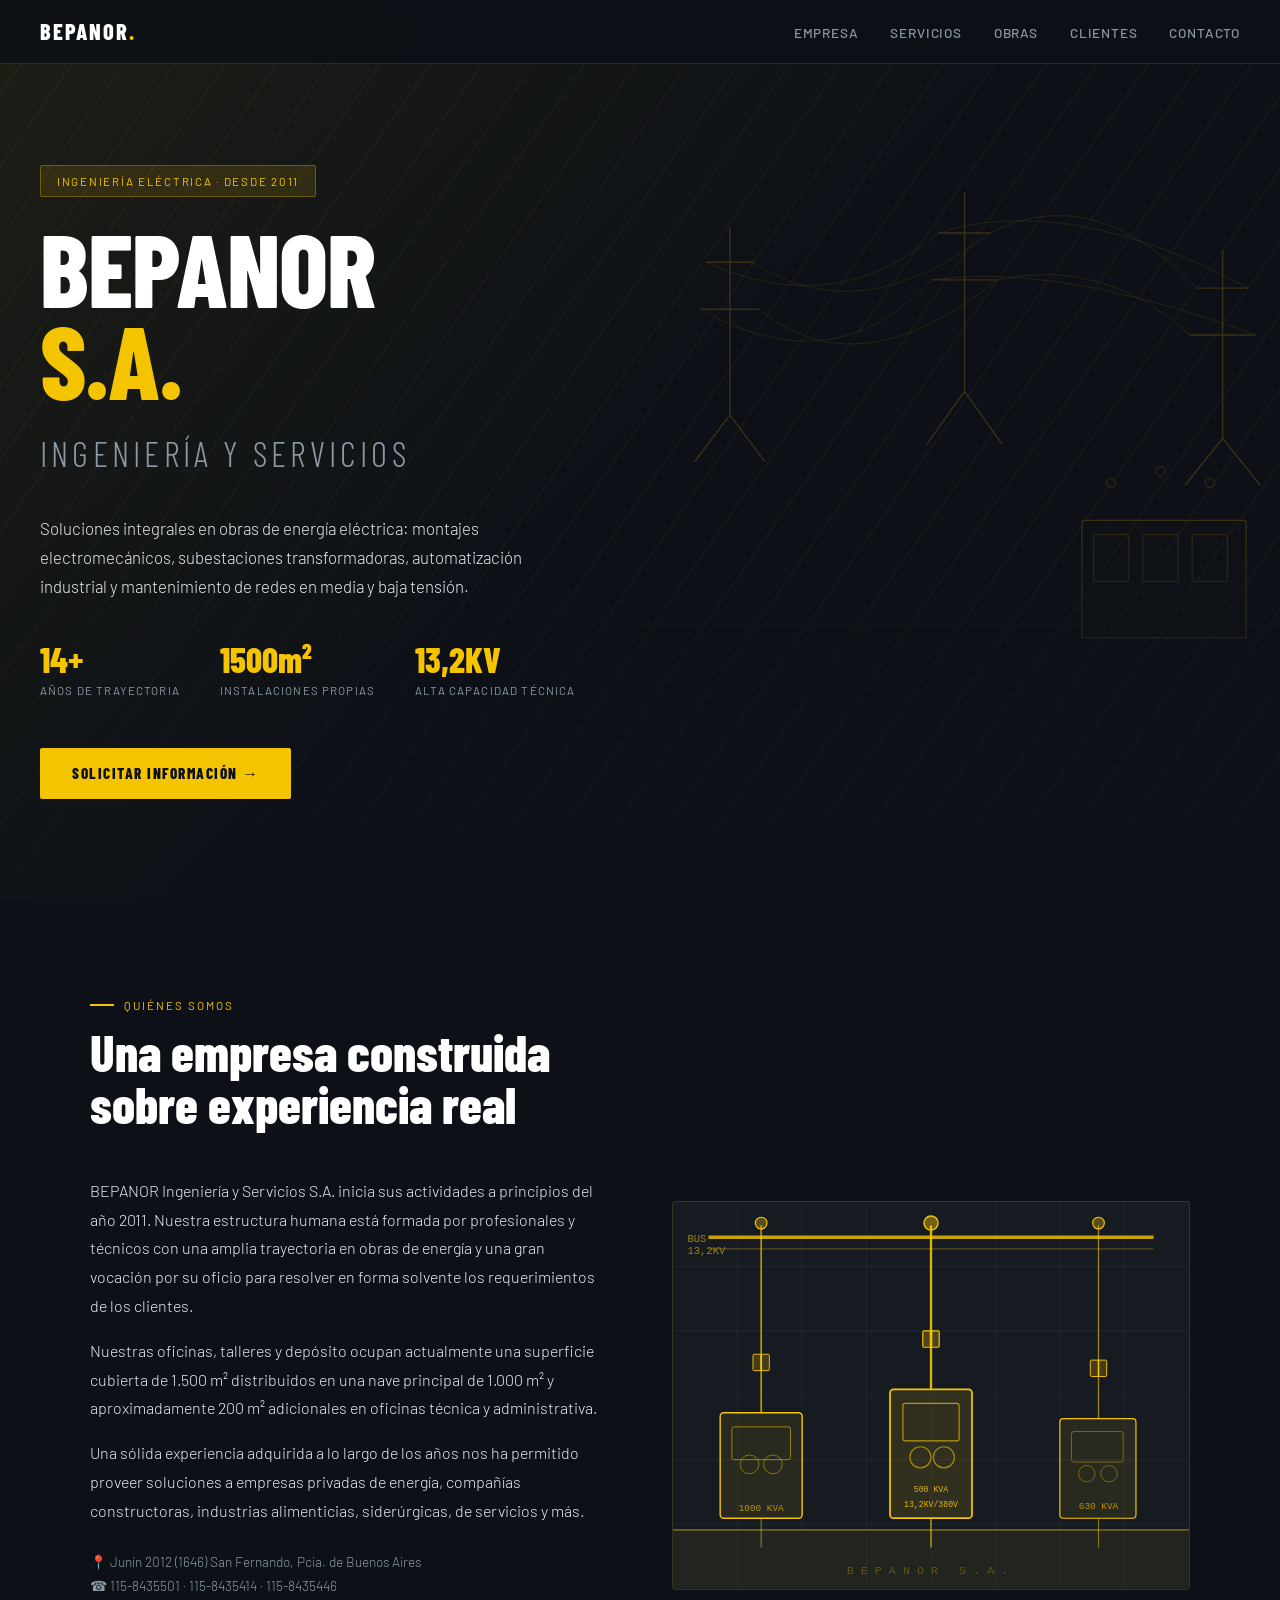
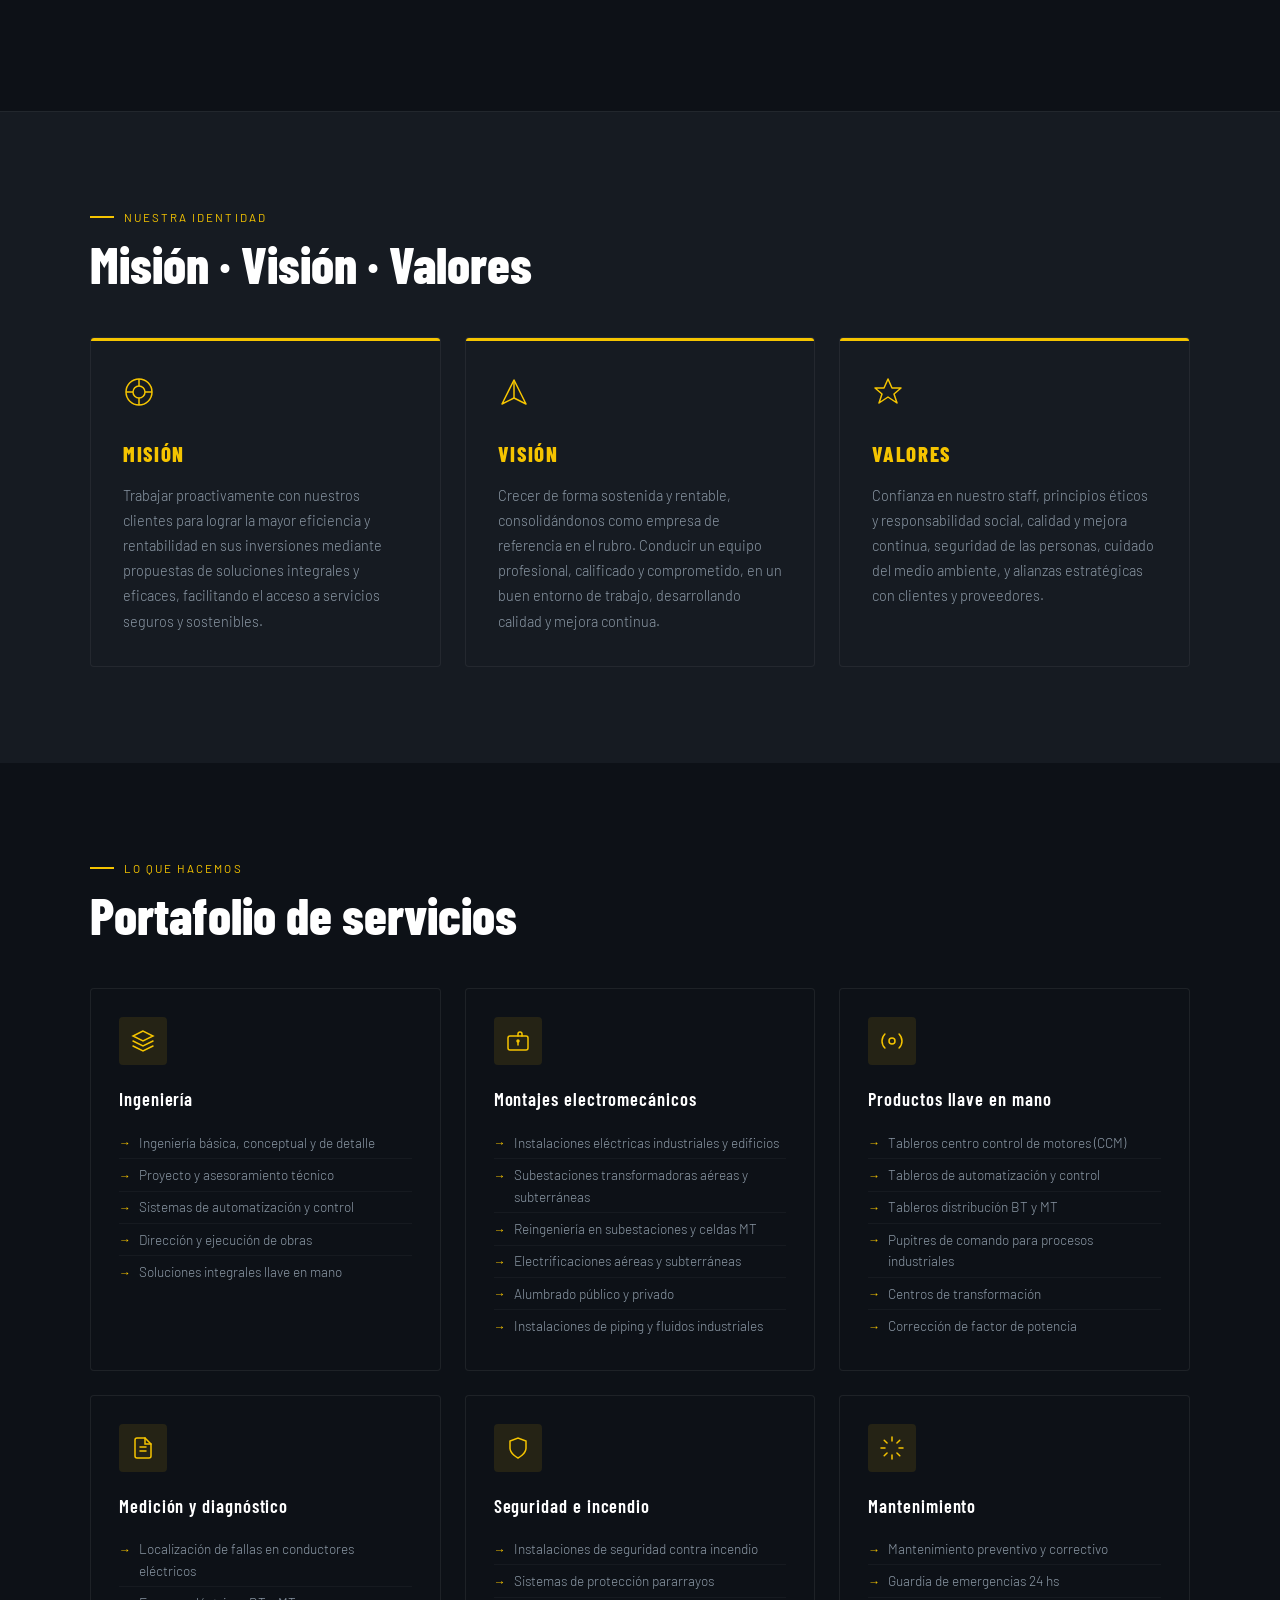
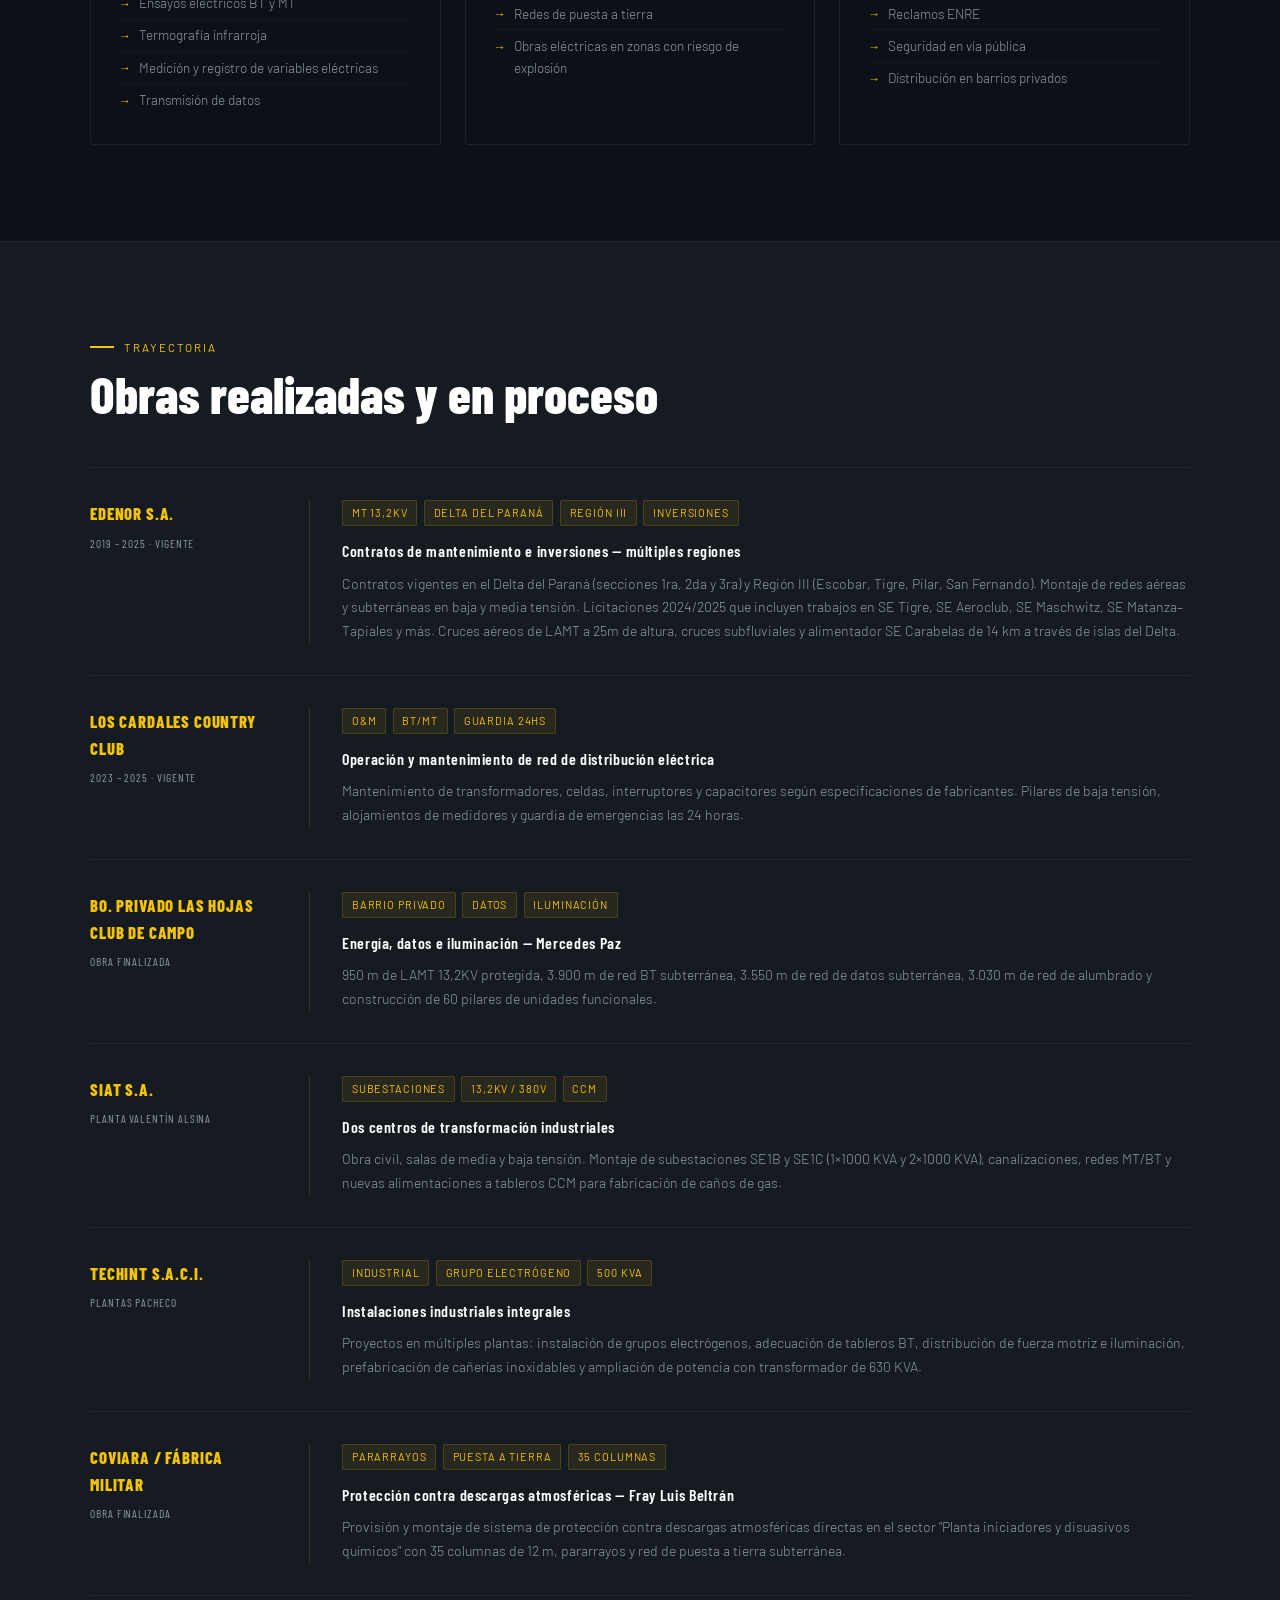
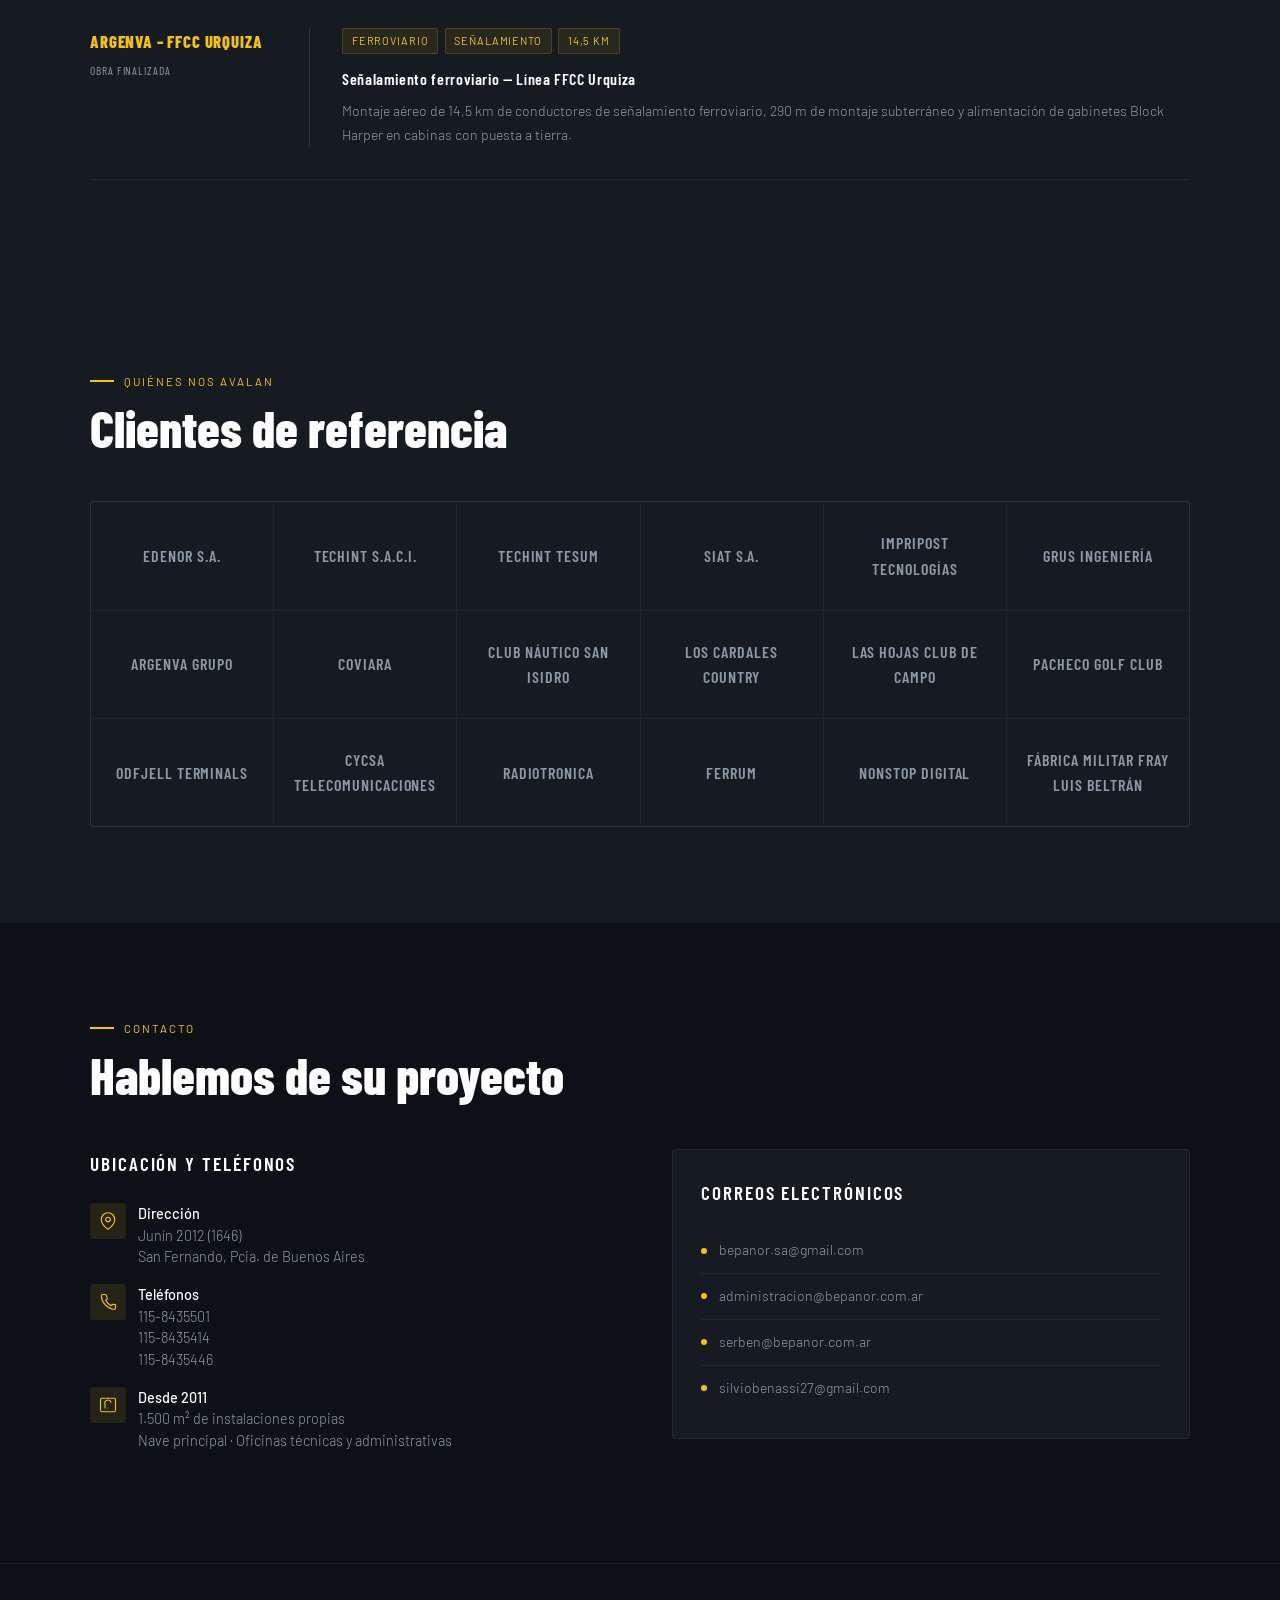
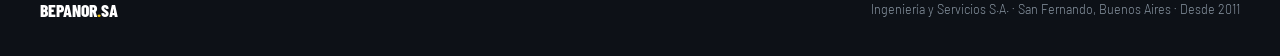
<file: bepanor-website.html>
<!DOCTYPE html>
<html lang="es">
<head>
<meta charset="UTF-8">
<meta name="viewport" content="width=device-width, initial-scale=1.0">
<title>BEPANOR S.A. — Ingeniería y Servicios</title>
<link href="https://fonts.googleapis.com/css2?family=Barlow+Condensed:wght@300;600;800&family=Barlow:wght@300;400;500&display=swap" rel="stylesheet">
<style>
  *, *::before, *::after { box-sizing: border-box; margin: 0; padding: 0; }

  :root {
    --yellow: #F5C400;
    --dark: #0D1117;
    --dark2: #161B22;
    --dark3: #1C2333;
    --steel: #8B98A5;
    --light: #E8ECF0;
    --white: #FFFFFF;
    --accent: #F5C400;
    --green: #1DA462;
  }

  body {
    font-family: 'Barlow', sans-serif;
    background: var(--dark);
    color: var(--light);
    line-height: 1.6;
    overflow-x: hidden;
  }

  /* NAV */
  nav {
    position: fixed;
    top: 0; left: 0; right: 0;
    z-index: 100;
    background: rgba(13,17,23,0.92);
    backdrop-filter: blur(12px);
    border-bottom: 1px solid rgba(245,196,0,0.15);
    display: flex;
    align-items: center;
    justify-content: space-between;
    padding: 0 2.5rem;
    height: 64px;
  }

  .nav-logo {
    font-family: 'Barlow Condensed', sans-serif;
    font-weight: 800;
    font-size: 1.4rem;
    letter-spacing: 0.08em;
    color: var(--white);
  }
  .nav-logo span { color: var(--yellow); }

  .nav-links {
    display: flex;
    gap: 2rem;
    list-style: none;
  }
  .nav-links a {
    color: var(--steel);
    text-decoration: none;
    font-size: 0.85rem;
    font-weight: 500;
    letter-spacing: 0.06em;
    text-transform: uppercase;
    transition: color 0.2s;
  }
  .nav-links a:hover { color: var(--yellow); }

  /* HERO */
  .hero {
    min-height: 100vh;
    display: flex;
    align-items: center;
    position: relative;
    overflow: hidden;
    padding: 8rem 2.5rem 4rem;
  }

  .hero-bg {
    position: absolute;
    inset: 0;
    background:
      linear-gradient(135deg, rgba(245,196,0,0.07) 0%, transparent 50%),
      linear-gradient(to bottom, rgba(13,17,23,0) 60%, var(--dark) 100%);
    z-index: 1;
  }

  /* Diagonal stripe pattern */
  .hero-pattern {
    position: absolute;
    inset: 0;
    background-image: repeating-linear-gradient(
      -55deg,
      transparent,
      transparent 40px,
      rgba(245,196,0,0.03) 40px,
      rgba(245,196,0,0.03) 42px
    );
    z-index: 0;
  }

  /* Big circuit-board decorative lines */
  .hero-deco {
    position: absolute;
    right: -60px;
    top: 10%;
    width: 55%;
    height: 80%;
    z-index: 0;
    opacity: 0.18;
  }

  .hero-content {
    position: relative;
    z-index: 2;
    max-width: 700px;
  }

  .hero-badge {
    display: inline-block;
    background: rgba(245,196,0,0.12);
    border: 1px solid rgba(245,196,0,0.3);
    color: var(--yellow);
    font-size: 0.72rem;
    letter-spacing: 0.15em;
    text-transform: uppercase;
    padding: 0.35rem 1rem;
    border-radius: 2px;
    margin-bottom: 1.5rem;
  }

  .hero h1 {
    font-family: 'Barlow Condensed', sans-serif;
    font-weight: 800;
    font-size: clamp(3rem, 8vw, 6.5rem);
    line-height: 0.9;
    letter-spacing: -0.01em;
    color: var(--white);
    margin-bottom: 0.2em;
  }
  .hero h1 .accent { color: var(--yellow); }

  .hero-sub {
    font-family: 'Barlow Condensed', sans-serif;
    font-weight: 300;
    font-size: clamp(1.4rem, 3vw, 2.2rem);
    color: var(--steel);
    letter-spacing: 0.12em;
    text-transform: uppercase;
    margin-bottom: 2rem;
  }

  .hero-desc {
    font-size: 1.05rem;
    font-weight: 300;
    color: var(--light);
    max-width: 520px;
    margin-bottom: 2.5rem;
    line-height: 1.75;
  }

  .hero-stats {
    display: flex;
    gap: 2.5rem;
    margin-bottom: 3rem;
  }
  .stat-item { text-align: left; }
  .stat-num {
    font-family: 'Barlow Condensed', sans-serif;
    font-weight: 800;
    font-size: 2.2rem;
    color: var(--yellow);
    line-height: 1;
  }
  .stat-label {
    font-size: 0.72rem;
    text-transform: uppercase;
    letter-spacing: 0.1em;
    color: var(--steel);
    margin-top: 0.25rem;
  }

  .hero-cta {
    display: inline-flex;
    align-items: center;
    gap: 0.6rem;
    background: var(--yellow);
    color: var(--dark);
    font-family: 'Barlow Condensed', sans-serif;
    font-weight: 800;
    font-size: 0.95rem;
    letter-spacing: 0.1em;
    text-transform: uppercase;
    text-decoration: none;
    padding: 0.85rem 2rem;
    border-radius: 2px;
    transition: background 0.2s, transform 0.15s;
  }
  .hero-cta:hover { background: #FFD933; transform: translateY(-2px); }

  /* SECTIONS */
  section { padding: 6rem 2.5rem; }
  .section-inner { max-width: 1100px; margin: 0 auto; }

  .section-tag {
    font-size: 0.72rem;
    text-transform: uppercase;
    letter-spacing: 0.18em;
    color: var(--yellow);
    margin-bottom: 0.75rem;
    display: flex;
    align-items: center;
    gap: 0.6rem;
  }
  .section-tag::before {
    content: '';
    display: inline-block;
    width: 24px;
    height: 2px;
    background: var(--yellow);
  }

  .section-title {
    font-family: 'Barlow Condensed', sans-serif;
    font-weight: 800;
    font-size: clamp(2rem, 5vw, 3.2rem);
    color: var(--white);
    line-height: 1;
    margin-bottom: 1rem;
  }

  /* QUIÉNES SOMOS */
  .about-grid {
    display: grid;
    grid-template-columns: 1fr 1fr;
    gap: 4rem;
    align-items: center;
    margin-top: 3rem;
  }

  .about-text p {
    font-weight: 300;
    font-size: 1rem;
    color: var(--light);
    line-height: 1.8;
    margin-bottom: 1rem;
  }

  .about-visual {
    position: relative;
  }

  /* Stylized building/infrastructure SVG */
  .about-img-box {
    background: var(--dark2);
    border: 1px solid rgba(245,196,0,0.15);
    border-radius: 4px;
    overflow: hidden;
    aspect-ratio: 4/3;
    position: relative;
    display: flex;
    align-items: center;
    justify-content: center;
  }

  /* MISSION / VISION / VALORES */
  .mvv-grid {
    display: grid;
    grid-template-columns: repeat(3, 1fr);
    gap: 1.5rem;
    margin-top: 3rem;
  }

  .mvv-card {
    background: var(--dark2);
    border: 1px solid rgba(255,255,255,0.06);
    border-radius: 4px;
    padding: 2rem;
    position: relative;
    overflow: hidden;
    transition: border-color 0.2s, transform 0.2s;
  }
  .mvv-card:hover {
    border-color: rgba(245,196,0,0.3);
    transform: translateY(-4px);
  }
  .mvv-card::before {
    content: '';
    position: absolute;
    top: 0; left: 0; right: 0;
    height: 3px;
    background: var(--yellow);
  }
  .mvv-icon {
    font-size: 2rem;
    margin-bottom: 1rem;
  }
  .mvv-card h3 {
    font-family: 'Barlow Condensed', sans-serif;
    font-weight: 800;
    font-size: 1.3rem;
    color: var(--yellow);
    letter-spacing: 0.08em;
    text-transform: uppercase;
    margin-bottom: 0.75rem;
  }
  .mvv-card p {
    font-weight: 300;
    font-size: 0.9rem;
    color: var(--steel);
    line-height: 1.75;
  }

  /* SERVICES */
  .services-bg {
    background: var(--dark2);
    border-top: 1px solid rgba(255,255,255,0.05);
    border-bottom: 1px solid rgba(255,255,255,0.05);
  }

  .services-grid {
    display: grid;
    grid-template-columns: repeat(auto-fit, minmax(280px, 1fr));
    gap: 1.5rem;
    margin-top: 3rem;
  }

  .service-card {
    background: var(--dark);
    border: 1px solid rgba(255,255,255,0.07);
    border-radius: 4px;
    padding: 1.75rem;
    transition: border-color 0.2s;
  }
  .service-card:hover { border-color: rgba(245,196,0,0.4); }

  .service-icon {
    width: 48px;
    height: 48px;
    background: rgba(245,196,0,0.1);
    border-radius: 4px;
    display: flex;
    align-items: center;
    justify-content: center;
    margin-bottom: 1.25rem;
  }

  .service-card h3 {
    font-family: 'Barlow Condensed', sans-serif;
    font-weight: 600;
    font-size: 1.15rem;
    color: var(--white);
    letter-spacing: 0.05em;
    margin-bottom: 0.75rem;
  }

  .service-list {
    list-style: none;
    padding: 0;
  }
  .service-list li {
    font-size: 0.85rem;
    font-weight: 300;
    color: var(--steel);
    padding: 0.3rem 0;
    border-bottom: 1px solid rgba(255,255,255,0.04);
    display: flex;
    align-items: flex-start;
    gap: 0.5rem;
  }
  .service-list li:last-child { border-bottom: none; }
  .service-list li::before {
    content: '→';
    color: var(--yellow);
    font-size: 0.75rem;
    margin-top: 0.1rem;
    flex-shrink: 0;
  }

  /* PROJECTS — timeline style */
  .projects-list {
    margin-top: 3rem;
    display: flex;
    flex-direction: column;
    gap: 0;
  }

  .project-item {
    display: grid;
    grid-template-columns: 220px 1fr;
    gap: 2rem;
    padding: 2rem 0;
    border-bottom: 1px solid rgba(255,255,255,0.06);
    position: relative;
  }
  .project-item:first-child { border-top: 1px solid rgba(255,255,255,0.06); }

  .project-client {
    font-family: 'Barlow Condensed', sans-serif;
    font-weight: 800;
    font-size: 1.05rem;
    color: var(--yellow);
    letter-spacing: 0.05em;
    text-transform: uppercase;
    padding-right: 2rem;
    border-right: 1px solid rgba(245,196,0,0.15);
  }
  .project-period {
    font-size: 0.72rem;
    color: var(--steel);
    font-weight: 400;
    letter-spacing: 0.08em;
    margin-top: 0.4rem;
    text-transform: uppercase;
  }

  .project-detail h4 {
    font-family: 'Barlow Condensed', sans-serif;
    font-weight: 600;
    font-size: 1rem;
    color: var(--white);
    margin-bottom: 0.5rem;
    letter-spacing: 0.04em;
  }

  .project-tags {
    display: flex;
    flex-wrap: wrap;
    gap: 0.4rem;
    margin-bottom: 0.75rem;
  }
  .tag {
    background: rgba(245,196,0,0.08);
    border: 1px solid rgba(245,196,0,0.18);
    color: var(--yellow);
    font-size: 0.68rem;
    letter-spacing: 0.08em;
    text-transform: uppercase;
    padding: 0.2rem 0.55rem;
    border-radius: 2px;
  }

  .project-desc {
    font-size: 0.875rem;
    font-weight: 300;
    color: var(--steel);
    line-height: 1.7;
  }

  /* CLIENTS */
  .clients-bg { background: var(--dark2); }

  .clients-grid {
    display: grid;
    grid-template-columns: repeat(auto-fill, minmax(160px, 1fr));
    gap: 1px;
    background: rgba(255,255,255,0.05);
    border: 1px solid rgba(255,255,255,0.05);
    margin-top: 3rem;
    border-radius: 4px;
    overflow: hidden;
  }

  .client-cell {
    background: var(--dark2);
    display: flex;
    align-items: center;
    justify-content: center;
    padding: 1.75rem 1rem;
    transition: background 0.2s;
    cursor: default;
  }
  .client-cell:hover { background: var(--dark3); }

  .client-name {
    font-family: 'Barlow Condensed', sans-serif;
    font-weight: 600;
    font-size: 1rem;
    color: var(--steel);
    letter-spacing: 0.06em;
    text-align: center;
    transition: color 0.2s;
    text-transform: uppercase;
  }
  .client-cell:hover .client-name { color: var(--yellow); }

  /* CONTACT */
  .contact-grid {
    display: grid;
    grid-template-columns: 1fr 1fr;
    gap: 4rem;
    margin-top: 3rem;
    align-items: start;
  }

  .contact-info h3 {
    font-family: 'Barlow Condensed', sans-serif;
    font-weight: 600;
    font-size: 1.2rem;
    color: var(--white);
    margin-bottom: 1.5rem;
    text-transform: uppercase;
    letter-spacing: 0.1em;
  }

  .contact-item {
    display: flex;
    align-items: flex-start;
    gap: 0.75rem;
    margin-bottom: 1rem;
  }

  .contact-icon {
    width: 36px;
    height: 36px;
    background: rgba(245,196,0,0.1);
    border-radius: 3px;
    display: flex;
    align-items: center;
    justify-content: center;
    flex-shrink: 0;
  }

  .contact-text {
    font-size: 0.9rem;
    font-weight: 300;
    color: var(--steel);
    line-height: 1.5;
  }
  .contact-text strong { color: var(--white); font-weight: 500; display: block; }

  .contact-emails {
    background: var(--dark2);
    border: 1px solid rgba(255,255,255,0.06);
    border-radius: 4px;
    padding: 1.75rem;
  }
  .contact-emails h3 {
    font-family: 'Barlow Condensed', sans-serif;
    font-weight: 600;
    font-size: 1.2rem;
    color: var(--white);
    text-transform: uppercase;
    letter-spacing: 0.1em;
    margin-bottom: 1.25rem;
  }
  .email-row {
    display: flex;
    align-items: center;
    gap: 0.75rem;
    padding: 0.7rem 0;
    border-bottom: 1px solid rgba(255,255,255,0.05);
  }
  .email-row:last-child { border-bottom: none; }
  .email-dot {
    width: 6px;
    height: 6px;
    border-radius: 50%;
    background: var(--yellow);
    flex-shrink: 0;
  }
  .email-link {
    font-size: 0.875rem;
    font-weight: 300;
    color: var(--steel);
    text-decoration: none;
    transition: color 0.2s;
    word-break: break-all;
  }
  .email-link:hover { color: var(--yellow); }

  /* FOOTER */
  footer {
    background: var(--dark);
    border-top: 1px solid rgba(255,255,255,0.06);
    padding: 2rem 2.5rem;
    display: flex;
    align-items: center;
    justify-content: space-between;
  }
  .footer-logo {
    font-family: 'Barlow Condensed', sans-serif;
    font-weight: 800;
    font-size: 1.1rem;
    color: var(--white);
  }
  .footer-logo span { color: var(--yellow); }
  .footer-text {
    font-size: 0.78rem;
    color: var(--steel);
    font-weight: 300;
  }

  /* DIVIDER */
  .divider {
    border: none;
    height: 1px;
    background: linear-gradient(to right, transparent, rgba(245,196,0,0.3), transparent);
  }

  /* INFRASTRUCTURE ILLUSTRATION */
  .infra-svg {
    width: 100%;
    height: 100%;
  }

  @media (max-width: 768px) {
    .about-grid, .mvv-grid, .contact-grid { grid-template-columns: 1fr; }
    .project-item { grid-template-columns: 1fr; }
    .project-client { border-right: none; padding-right: 0; border-bottom: 1px solid rgba(245,196,0,0.15); padding-bottom: 0.75rem; margin-bottom: 0.75rem; }
    .hero-stats { gap: 1.5rem; flex-wrap: wrap; }
    nav { padding: 0 1.25rem; }
    .nav-links { display: none; }
    section { padding: 4rem 1.25rem; }
  }
</style>
</head>
<body>

<!-- NAV -->
<nav>
  <div class="nav-logo">BEPANOR<span>.</span></div>
  <ul class="nav-links">
    <li><a href="#about">Empresa</a></li>
    <li><a href="#services">Servicios</a></li>
    <li><a href="#projects">Obras</a></li>
    <li><a href="#clients">Clientes</a></li>
    <li><a href="#contact">Contacto</a></li>
  </ul>
</nav>

<!-- HERO -->
<section class="hero">
  <div class="hero-pattern"></div>
  <div class="hero-bg"></div>

  <!-- Decorative SVG: electric grid / transmission lines -->
  <svg class="hero-deco" viewBox="0 0 600 500" fill="none" xmlns="http://www.w3.org/2000/svg">
    <!-- Transmission towers -->
    <g stroke="#F5C400" stroke-width="1.2">
      <!-- Tower 1 -->
      <line x1="80" y1="60" x2="80" y2="220"/>
      <line x1="60" y1="90" x2="100" y2="90"/>
      <line x1="55" y1="130" x2="105" y2="130"/>
      <line x1="80" y1="220" x2="50" y2="260"/>
      <line x1="80" y1="220" x2="110" y2="260"/>
      <!-- Tower 2 -->
      <line x1="280" y1="30" x2="280" y2="200"/>
      <line x1="258" y1="65" x2="302" y2="65"/>
      <line x1="252" y1="105" x2="308" y2="105"/>
      <line x1="280" y1="200" x2="248" y2="245"/>
      <line x1="280" y1="200" x2="312" y2="245"/>
      <!-- Tower 3 -->
      <line x1="500" y1="80" x2="500" y2="240"/>
      <line x1="478" y1="112" x2="522" y2="112"/>
      <line x1="472" y1="152" x2="528" y2="152"/>
      <line x1="500" y1="240" x2="468" y2="280"/>
      <line x1="500" y1="240" x2="532" y2="280"/>
      <!-- Cables between towers -->
      <path d="M 60 90 Q 170 140 258 65" stroke-width="0.8" opacity="0.6"/>
      <path d="M 100 90 Q 190 150 302 65" stroke-width="0.8" opacity="0.6"/>
      <path d="M 55 130 Q 168 195 252 105" stroke-width="0.8" opacity="0.6"/>
      <path d="M 105 130 Q 190 200 308 105" stroke-width="0.8" opacity="0.6"/>
      <path d="M 302 65 Q 390 20 478 112" stroke-width="0.8" opacity="0.6"/>
      <path d="M 258 65 Q 368 30 522 112" stroke-width="0.8" opacity="0.6"/>
      <path d="M 308 105 Q 400 85 472 152" stroke-width="0.8" opacity="0.6"/>
      <path d="M 252 105 Q 360 90 528 152" stroke-width="0.8" opacity="0.6"/>
    </g>
    <!-- Substation box -->
    <rect x="380" y="310" width="140" height="100" rx="2" stroke="#F5C400" stroke-width="1" fill="rgba(245,196,0,0.04)"/>
    <rect x="390" y="322" width="30" height="40" rx="1" stroke="#F5C400" stroke-width="0.7" fill="none"/>
    <rect x="432" y="322" width="30" height="40" rx="1" stroke="#F5C400" stroke-width="0.7" fill="none"/>
    <rect x="474" y="322" width="30" height="40" rx="1" stroke="#F5C400" stroke-width="0.7" fill="none"/>
    <line x1="405" y1="322" x2="405" y2="280"/>
    <line x1="447" y1="322" x2="447" y2="270"/>
    <line x1="489" y1="322" x2="489" y2="280"/>
    <!-- Circles: insulators -->
    <circle cx="405" cy="278" r="4" stroke="#F5C400" stroke-width="0.8" fill="none"/>
    <circle cx="447" cy="268" r="4" stroke="#F5C400" stroke-width="0.8" fill="none"/>
    <circle cx="489" cy="278" r="4" stroke="#F5C400" stroke-width="0.8" fill="none"/>
    <!-- Grid lines background -->
    <line x1="0" y1="400" x2="600" y2="400" stroke="#F5C400" stroke-width="0.3" opacity="0.3"/>
    <line x1="0" y1="430" x2="600" y2="430" stroke="#F5C400" stroke-width="0.3" opacity="0.2"/>
    <line x1="0" y1="460" x2="600" y2="460" stroke="#F5C400" stroke-width="0.3" opacity="0.15"/>
    <line x1="200" y1="0" x2="200" y2="500" stroke="#F5C400" stroke-width="0.3" opacity="0.15"/>
    <line x1="400" y1="0" x2="400" y2="500" stroke="#F5C400" stroke-width="0.3" opacity="0.15"/>
  </svg>

  <div class="hero-content">
    <div class="hero-badge">Ingeniería Eléctrica · Desde 2011</div>
    <h1>BEPANOR<br><span class="accent">S.A.</span></h1>
    <p class="hero-sub">Ingeniería y Servicios</p>
    <p class="hero-desc">
      Soluciones integrales en obras de energía eléctrica: montajes electromecánicos,
      subestaciones transformadoras, automatización industrial y mantenimiento de redes
      en media y baja tensión.
    </p>
    <div class="hero-stats">
      <div class="stat-item">
        <div class="stat-num">14+</div>
        <div class="stat-label">Años de trayectoria</div>
      </div>
      <div class="stat-item">
        <div class="stat-num">1500m²</div>
        <div class="stat-label">Instalaciones propias</div>
      </div>
      <div class="stat-item">
        <div class="stat-num">13,2KV</div>
        <div class="stat-label">Alta capacidad técnica</div>
      </div>
    </div>
    <a href="#contact" class="hero-cta">Solicitar información →</a>
  </div>
</section>

<!-- ABOUT -->
<section id="about">
  <div class="section-inner">
    <div class="section-tag">Quiénes somos</div>
    <h2 class="section-title">Una empresa construida<br>sobre experiencia real</h2>
    <div class="about-grid">
      <div class="about-text">
        <p>
          BEPANOR Ingeniería y Servicios S.A. inicia sus actividades a principios del año 2011.
          Nuestra estructura humana está formada por profesionales y técnicos con una amplia
          trayectoria en obras de energía y una gran vocación por su oficio para resolver en
          forma solvente los requerimientos de los clientes.
        </p>
        <p>
          Nuestras oficinas, talleres y depósito ocupan actualmente una superficie cubierta de
          1.500 m² distribuidos en una nave principal de 1.000 m² y aproximadamente 200 m²
          adicionales en oficinas técnica y administrativa.
        </p>
        <p>
          Una sólida experiencia adquirida a lo largo de los años nos ha permitido proveer
          soluciones a empresas privadas de energía, compañías constructoras, industrias
          alimenticias, siderúrgicas, de servicios y más.
        </p>
        <p style="margin-top: 1.5rem; font-size: 0.85rem; color: #8B98A5;">
          📍 Junín 2012 (1646) San Fernando, Pcia. de Buenos Aires<br>
          ☎ 115-8435501 · 115-8435414 · 115-8435446
        </p>
      </div>
      <div class="about-visual">
        <div class="about-img-box">
          <!-- Stylized electrical substation illustration -->
          <svg class="infra-svg" viewBox="0 0 440 330" xmlns="http://www.w3.org/2000/svg">
            <defs>
              <linearGradient id="yg" x1="0" y1="0" x2="0" y2="1">
                <stop offset="0%" stop-color="#F5C400" stop-opacity="0.8"/>
                <stop offset="100%" stop-color="#F5C400" stop-opacity="0.1"/>
              </linearGradient>
            </defs>
            <!-- Background grid -->
            <g stroke="rgba(255,255,255,0.04)" stroke-width="1">
              <line x1="0" y1="55" x2="440" y2="55"/>
              <line x1="0" y1="110" x2="440" y2="110"/>
              <line x1="0" y1="165" x2="440" y2="165"/>
              <line x1="0" y1="220" x2="440" y2="220"/>
              <line x1="0" y1="275" x2="440" y2="275"/>
              <line x1="55" y1="0" x2="55" y2="330"/>
              <line x1="110" y1="0" x2="110" y2="330"/>
              <line x1="165" y1="0" x2="165" y2="330"/>
              <line x1="220" y1="0" x2="220" y2="330"/>
              <line x1="275" y1="0" x2="275" y2="330"/>
              <line x1="330" y1="0" x2="330" y2="330"/>
              <line x1="385" y1="0" x2="385" y2="330"/>
            </g>
            <!-- Ground -->
            <rect x="0" y="280" width="440" height="50" fill="rgba(245,196,0,0.05)"/>
            <line x1="0" y1="280" x2="440" y2="280" stroke="#F5C400" stroke-width="1.5" opacity="0.4"/>

            <!-- Transformer units (3) -->
            <!-- T1 -->
            <rect x="40" y="180" width="70" height="90" rx="3" fill="rgba(245,196,0,0.08)" stroke="#F5C400" stroke-width="1.2"/>
            <rect x="50" y="192" width="50" height="28" rx="2" fill="none" stroke="#F5C400" stroke-width="0.8" opacity="0.6"/>
            <circle cx="65" cy="224" r="8" fill="none" stroke="#F5C400" stroke-width="0.8" opacity="0.5"/>
            <circle cx="85" cy="224" r="8" fill="none" stroke="#F5C400" stroke-width="0.8" opacity="0.5"/>
            <text x="75" y="264" text-anchor="middle" fill="#F5C400" font-size="8" font-family="monospace" opacity="0.7">1000 KVA</text>

            <!-- T2 -->
            <rect x="185" y="160" width="70" height="110" rx="3" fill="rgba(245,196,0,0.12)" stroke="#F5C400" stroke-width="1.5"/>
            <rect x="196" y="172" width="48" height="32" rx="2" fill="none" stroke="#F5C400" stroke-width="1" opacity="0.7"/>
            <circle cx="211" cy="218" r="9" fill="none" stroke="#F5C400" stroke-width="1" opacity="0.6"/>
            <circle cx="231" cy="218" r="9" fill="none" stroke="#F5C400" stroke-width="1" opacity="0.6"/>
            <text x="220" y="248" text-anchor="middle" fill="#F5C400" font-size="7" font-family="monospace" opacity="0.9">500 KVA</text>
            <text x="220" y="260" text-anchor="middle" fill="#F5C400" font-size="7" font-family="monospace" opacity="0.9">13,2KV/380V</text>

            <!-- T3 -->
            <rect x="330" y="185" width="65" height="85" rx="3" fill="rgba(245,196,0,0.08)" stroke="#F5C400" stroke-width="1"/>
            <rect x="340" y="196" width="44" height="26" rx="2" fill="none" stroke="#F5C400" stroke-width="0.7" opacity="0.5"/>
            <circle cx="353" cy="232" r="7" fill="none" stroke="#F5C400" stroke-width="0.7" opacity="0.5"/>
            <circle cx="372" cy="232" r="7" fill="none" stroke="#F5C400" stroke-width="0.7" opacity="0.5"/>
            <text x="363" y="262" text-anchor="middle" fill="#F5C400" font-size="8" font-family="monospace" opacity="0.7">630 KVA</text>

            <!-- Vertical power lines from top -->
            <line x1="75" y1="20" x2="75" y2="180" stroke="#F5C400" stroke-width="1.5" opacity="0.7"/>
            <line x1="220" y1="20" x2="220" y2="160" stroke="#F5C400" stroke-width="2" opacity="0.9"/>
            <line x1="363" y1="20" x2="363" y2="185" stroke="#F5C400" stroke-width="1.2" opacity="0.6"/>

            <!-- Horizontal bus bar -->
            <line x1="30" y1="30" x2="410" y2="30" stroke="#F5C400" stroke-width="3" opacity="0.8"/>
            <line x1="30" y1="40" x2="410" y2="40" stroke="#F5C400" stroke-width="1" opacity="0.3"/>

            <!-- Insulators on top lines -->
            <circle cx="75" cy="18" r="5" fill="rgba(245,196,0,0.3)" stroke="#F5C400" stroke-width="1"/>
            <circle cx="220" cy="18" r="6" fill="rgba(245,196,0,0.4)" stroke="#F5C400" stroke-width="1.2"/>
            <circle cx="363" cy="18" r="5" fill="rgba(245,196,0,0.3)" stroke="#F5C400" stroke-width="1"/>

            <!-- Labels left -->
            <text x="12" y="34" fill="#F5C400" font-size="9" font-family="monospace" opacity="0.6">BUS</text>
            <text x="12" y="44" fill="#F5C400" font-size="9" font-family="monospace" opacity="0.6">13,2KV</text>

            <!-- Wires going down to distribution -->
            <line x1="75" y1="270" x2="75" y2="295" stroke="#F5C400" stroke-width="1" opacity="0.5"/>
            <line x1="220" y1="270" x2="220" y2="295" stroke="#F5C400" stroke-width="1.5" opacity="0.6"/>
            <line x1="363" y1="270" x2="363" y2="295" stroke="#F5C400" stroke-width="1" opacity="0.5"/>

            <!-- Small circuit breaker symbols -->
            <rect x="68" y="130" width="14" height="14" rx="1" fill="rgba(245,196,0,0.2)" stroke="#F5C400" stroke-width="0.8"/>
            <line x1="75" y1="130" x2="75" y2="144" stroke="#F5C400" stroke-width="1.5"/>
            <rect x="213" y="110" width="14" height="14" rx="1" fill="rgba(245,196,0,0.25)" stroke="#F5C400" stroke-width="1"/>
            <line x1="220" y1="110" x2="220" y2="124" stroke="#F5C400" stroke-width="2"/>
            <rect x="356" y="135" width="14" height="14" rx="1" fill="rgba(245,196,0,0.2)" stroke="#F5C400" stroke-width="0.8"/>
            <line x1="363" y1="135" x2="363" y2="149" stroke="#F5C400" stroke-width="1.2"/>

            <!-- Label: BEPANOR watermark -->
            <text x="220" y="318" text-anchor="middle" fill="#F5C400" font-size="10" font-family="monospace" opacity="0.3" letter-spacing="6">BEPANOR S.A.</text>
          </svg>
        </div>
      </div>
    </div>
  </div>
</section>

<!-- MISSION / VISION / VALUES -->
<section style="background: var(--dark2); border-top: 1px solid rgba(255,255,255,0.05);">
  <div class="section-inner">
    <div class="section-tag">Nuestra identidad</div>
    <h2 class="section-title">Misión · Visión · Valores</h2>
    <div class="mvv-grid">
      <div class="mvv-card">
        <div class="mvv-icon">
          <svg width="32" height="32" viewBox="0 0 32 32" fill="none">
            <circle cx="16" cy="16" r="13" stroke="#F5C400" stroke-width="1.5"/>
            <circle cx="16" cy="16" r="6" stroke="#F5C400" stroke-width="1.5"/>
            <line x1="16" y1="3" x2="16" y2="10" stroke="#F5C400" stroke-width="1.5"/>
            <line x1="16" y1="22" x2="16" y2="29" stroke="#F5C400" stroke-width="1.5"/>
            <line x1="3" y1="16" x2="10" y2="16" stroke="#F5C400" stroke-width="1.5"/>
            <line x1="22" y1="16" x2="29" y2="16" stroke="#F5C400" stroke-width="1.5"/>
          </svg>
        </div>
        <h3>Misión</h3>
        <p>
          Trabajar proactivamente con nuestros clientes para lograr la mayor eficiencia
          y rentabilidad en sus inversiones mediante propuestas de soluciones integrales
          y eficaces, facilitando el acceso a servicios seguros y sostenibles.
        </p>
      </div>
      <div class="mvv-card">
        <div class="mvv-icon">
          <svg width="32" height="32" viewBox="0 0 32 32" fill="none">
            <path d="M16 4 L28 28 L16 22 L4 28 Z" stroke="#F5C400" stroke-width="1.5" fill="none" stroke-linejoin="round"/>
            <line x1="16" y1="4" x2="16" y2="22" stroke="#F5C400" stroke-width="1.5"/>
          </svg>
        </div>
        <h3>Visión</h3>
        <p>
          Crecer de forma sostenida y rentable, consolidándonos como empresa de referencia
          en el rubro. Conducir un equipo profesional, calificado y comprometido, en un buen
          entorno de trabajo, desarrollando calidad y mejora continua.
        </p>
      </div>
      <div class="mvv-card">
        <div class="mvv-icon">
          <svg width="32" height="32" viewBox="0 0 32 32" fill="none">
            <polygon points="16,3 20,12 29,12 22,18 25,27 16,21 7,27 10,18 3,12 12,12" stroke="#F5C400" stroke-width="1.5" fill="none" stroke-linejoin="round"/>
          </svg>
        </div>
        <h3>Valores</h3>
        <p>
          Confianza en nuestro staff, principios éticos y responsabilidad social, calidad y
          mejora continua, seguridad de las personas, cuidado del medio ambiente, y alianzas
          estratégicas con clientes y proveedores.
        </p>
      </div>
    </div>
  </div>
</section>

<!-- SERVICES -->
<section id="services">
  <div class="section-inner">
    <div class="section-tag">Lo que hacemos</div>
    <h2 class="section-title">Portafolio de servicios</h2>
    <div class="services-grid">

      <div class="service-card">
        <div class="service-icon">
          <svg width="24" height="24" viewBox="0 0 24 24" fill="none" stroke="#F5C400" stroke-width="1.5" stroke-linecap="round">
            <path d="M12 2L2 7l10 5 10-5-10-5z"/>
            <path d="M2 17l10 5 10-5"/>
            <path d="M2 12l10 5 10-5"/>
          </svg>
        </div>
        <h3>Ingeniería</h3>
        <ul class="service-list">
          <li>Ingeniería básica, conceptual y de detalle</li>
          <li>Proyecto y asesoramiento técnico</li>
          <li>Sistemas de automatización y control</li>
          <li>Dirección y ejecución de obras</li>
          <li>Soluciones integrales llave en mano</li>
        </ul>
      </div>

      <div class="service-card">
        <div class="service-icon">
          <svg width="24" height="24" viewBox="0 0 24 24" fill="none" stroke="#F5C400" stroke-width="1.5" stroke-linecap="round">
            <rect x="2" y="7" width="20" height="14" rx="2"/>
            <path d="M16 7V5a2 2 0 00-4 0v2"/>
            <line x1="12" y1="12" x2="12" y2="16"/>
            <circle cx="12" cy="12" r="1" fill="#F5C400"/>
          </svg>
        </div>
        <h3>Montajes electromecánicos</h3>
        <ul class="service-list">
          <li>Instalaciones eléctricas industriales y edificios</li>
          <li>Subestaciones transformadoras aéreas y subterráneas</li>
          <li>Reingeniería en subestaciones y celdas MT</li>
          <li>Electrificaciones aéreas y subterráneas</li>
          <li>Alumbrado público y privado</li>
          <li>Instalaciones de piping y fluidos industriales</li>
        </ul>
      </div>

      <div class="service-card">
        <div class="service-icon">
          <svg width="24" height="24" viewBox="0 0 24 24" fill="none" stroke="#F5C400" stroke-width="1.5" stroke-linecap="round">
            <circle cx="12" cy="12" r="3"/>
            <path d="M19.07 4.93a10 10 0 010 14.14M4.93 4.93a10 10 0 000 14.14"/>
          </svg>
        </div>
        <h3>Productos llave en mano</h3>
        <ul class="service-list">
          <li>Tableros centro control de motores (CCM)</li>
          <li>Tableros de automatización y control</li>
          <li>Tableros distribución BT y MT</li>
          <li>Pupitres de comando para procesos industriales</li>
          <li>Centros de transformación</li>
          <li>Corrección de factor de potencia</li>
        </ul>
      </div>

      <div class="service-card">
        <div class="service-icon">
          <svg width="24" height="24" viewBox="0 0 24 24" fill="none" stroke="#F5C400" stroke-width="1.5" stroke-linecap="round">
            <path d="M14 2H6a2 2 0 00-2 2v16a2 2 0 002 2h12a2 2 0 002-2V8z"/>
            <polyline points="14,2 14,8 20,8"/>
            <line x1="9" y1="15" x2="15" y2="15"/>
            <line x1="9" y1="11" x2="15" y2="11"/>
          </svg>
        </div>
        <h3>Medición y diagnóstico</h3>
        <ul class="service-list">
          <li>Localización de fallas en conductores eléctricos</li>
          <li>Ensayos eléctricos BT y MT</li>
          <li>Termografía infrarroja</li>
          <li>Medición y registro de variables eléctricas</li>
          <li>Transmisión de datos</li>
        </ul>
      </div>

      <div class="service-card">
        <div class="service-icon">
          <svg width="24" height="24" viewBox="0 0 24 24" fill="none" stroke="#F5C400" stroke-width="1.5" stroke-linecap="round">
            <path d="M12 22s8-4 8-10V5l-8-3-8 3v7c0 6 8 10 8 10z"/>
          </svg>
        </div>
        <h3>Seguridad e incendio</h3>
        <ul class="service-list">
          <li>Instalaciones de seguridad contra incendio</li>
          <li>Sistemas de protección pararrayos</li>
          <li>Redes de puesta a tierra</li>
          <li>Obras eléctricas en zonas con riesgo de explosión</li>
        </ul>
      </div>

      <div class="service-card">
        <div class="service-icon">
          <svg width="24" height="24" viewBox="0 0 24 24" fill="none" stroke="#F5C400" stroke-width="1.5" stroke-linecap="round">
            <path d="M12 1v4M12 19v4M4.22 4.22l2.83 2.83M16.95 16.95l2.83 2.83M1 12h4M19 12h4M4.22 19.78l2.83-2.83M16.95 7.05l2.83-2.83"/>
          </svg>
        </div>
        <h3>Mantenimiento</h3>
        <ul class="service-list">
          <li>Mantenimiento preventivo y correctivo</li>
          <li>Guardia de emergencias 24 hs</li>
          <li>Reclamos ENRE</li>
          <li>Seguridad en vía pública</li>
          <li>Distribución en barrios privados</li>
        </ul>
      </div>

    </div>
  </div>
</section>

<!-- PROJECTS -->
<section id="projects" style="background: var(--dark2); border-top: 1px solid rgba(255,255,255,0.05);">
  <div class="section-inner">
    <div class="section-tag">Trayectoria</div>
    <h2 class="section-title">Obras realizadas y en proceso</h2>
    <div class="projects-list">

      <div class="project-item">
        <div class="project-client">
          EDENOR S.A.
          <div class="project-period">2019 – 2025 · Vigente</div>
        </div>
        <div class="project-detail">
          <div class="project-tags">
            <span class="tag">MT 13,2KV</span>
            <span class="tag">Delta del Paraná</span>
            <span class="tag">Región III</span>
            <span class="tag">Inversiones</span>
          </div>
          <h4>Contratos de mantenimiento e inversiones — múltiples regiones</h4>
          <p class="project-desc">
            Contratos vigentes en el Delta del Paraná (secciones 1ra, 2da y 3ra) y Región III
            (Escobar, Tigre, Pilar, San Fernando). Montaje de redes aéreas y subterráneas en baja
            y media tensión. Licitaciones 2024/2025 que incluyen trabajos en SE Tigre, SE Aeroclub,
            SE Maschwitz, SE Matanza–Tapiales y más. Cruces aéreos de LAMT a 25m de altura,
            cruces subfluviales y alimentador SE Carabelas de 14 km a través de islas del Delta.
          </p>
        </div>
      </div>

      <div class="project-item">
        <div class="project-client">
          LOS CARDALES COUNTRY CLUB
          <div class="project-period">2023 – 2025 · Vigente</div>
        </div>
        <div class="project-detail">
          <div class="project-tags">
            <span class="tag">O&M</span>
            <span class="tag">BT/MT</span>
            <span class="tag">Guardia 24hs</span>
          </div>
          <h4>Operación y mantenimiento de red de distribución eléctrica</h4>
          <p class="project-desc">
            Mantenimiento de transformadores, celdas, interruptores y capacitores según
            especificaciones de fabricantes. Pilares de baja tensión, alojamientos de medidores
            y guardia de emergencias las 24 horas.
          </p>
        </div>
      </div>

      <div class="project-item">
        <div class="project-client">
          BO. PRIVADO LAS HOJAS CLUB DE CAMPO
          <div class="project-period">Obra finalizada</div>
        </div>
        <div class="project-detail">
          <div class="project-tags">
            <span class="tag">Barrio privado</span>
            <span class="tag">Datos</span>
            <span class="tag">Iluminación</span>
          </div>
          <h4>Energía, datos e iluminación — Mercedes Paz</h4>
          <p class="project-desc">
            950 m de LAMT 13,2KV protegida, 3.900 m de red BT subterránea, 3.550 m de red de datos
            subterránea, 3.030 m de red de alumbrado y construcción de 60 pilares de unidades
            funcionales.
          </p>
        </div>
      </div>

      <div class="project-item">
        <div class="project-client">
          SIAT S.A.
          <div class="project-period">Planta Valentín Alsina</div>
        </div>
        <div class="project-detail">
          <div class="project-tags">
            <span class="tag">Subestaciones</span>
            <span class="tag">13,2KV / 380V</span>
            <span class="tag">CCM</span>
          </div>
          <h4>Dos centros de transformación industriales</h4>
          <p class="project-desc">
            Obra civil, salas de media y baja tensión. Montaje de subestaciones SE1B y SE1C
            (1×1000 KVA y 2×1000 KVA), canalizaciones, redes MT/BT y nuevas alimentaciones
            a tableros CCM para fabricación de caños de gas.
          </p>
        </div>
      </div>

      <div class="project-item">
        <div class="project-client">
          TECHINT S.A.C.I.
          <div class="project-period">Plantas Pacheco</div>
        </div>
        <div class="project-detail">
          <div class="project-tags">
            <span class="tag">Industrial</span>
            <span class="tag">Grupo electrógeno</span>
            <span class="tag">500 KVA</span>
          </div>
          <h4>Instalaciones industriales integrales</h4>
          <p class="project-desc">
            Proyectos en múltiples plantas: instalación de grupos electrógenos, adecuación de
            tableros BT, distribución de fuerza motriz e iluminación, prefabricación de cañerías
            inoxidables y ampliación de potencia con transformador de 630 KVA.
          </p>
        </div>
      </div>

      <div class="project-item">
        <div class="project-client">
          COVIARA / FÁBRICA MILITAR
          <div class="project-period">Obra finalizada</div>
        </div>
        <div class="project-detail">
          <div class="project-tags">
            <span class="tag">Pararrayos</span>
            <span class="tag">Puesta a tierra</span>
            <span class="tag">35 columnas</span>
          </div>
          <h4>Protección contra descargas atmosféricas — Fray Luis Beltrán</h4>
          <p class="project-desc">
            Provisión y montaje de sistema de protección contra descargas atmosféricas directas
            en el sector "Planta iniciadores y disuasivos químicos" con 35 columnas de 12 m,
            pararrayos y red de puesta a tierra subterránea.
          </p>
        </div>
      </div>

      <div class="project-item">
        <div class="project-client">
          ARGENVA – FFCC Urquiza
          <div class="project-period">Obra finalizada</div>
        </div>
        <div class="project-detail">
          <div class="project-tags">
            <span class="tag">Ferroviario</span>
            <span class="tag">Señalamiento</span>
            <span class="tag">14,5 km</span>
          </div>
          <h4>Señalamiento ferroviario — Línea FFCC Urquiza</h4>
          <p class="project-desc">
            Montaje aéreo de 14,5 km de conductores de señalamiento ferroviario, 290 m de
            montaje subterráneo y alimentación de gabinetes Block Harper en cabinas con
            puesta a tierra.
          </p>
        </div>
      </div>

    </div>
  </div>
</section>

<!-- CLIENTS -->
<section id="clients" class="clients-bg">
  <div class="section-inner">
    <div class="section-tag">Quiénes nos avalan</div>
    <h2 class="section-title">Clientes de referencia</h2>
    <div class="clients-grid">
      <div class="client-cell"><span class="client-name">Edenor S.A.</span></div>
      <div class="client-cell"><span class="client-name">Techint S.A.C.I.</span></div>
      <div class="client-cell"><span class="client-name">Techint Tesum</span></div>
      <div class="client-cell"><span class="client-name">SIAT S.A.</span></div>
      <div class="client-cell"><span class="client-name">Impripost Tecnologías</span></div>
      <div class="client-cell"><span class="client-name">Grus Ingeniería</span></div>
      <div class="client-cell"><span class="client-name">Argenva Grupo</span></div>
      <div class="client-cell"><span class="client-name">Coviara</span></div>
      <div class="client-cell"><span class="client-name">Club Náutico San Isidro</span></div>
      <div class="client-cell"><span class="client-name">Los Cardales Country</span></div>
      <div class="client-cell"><span class="client-name">Las Hojas Club de Campo</span></div>
      <div class="client-cell"><span class="client-name">Pacheco Golf Club</span></div>
      <div class="client-cell"><span class="client-name">Odfjell Terminals</span></div>
      <div class="client-cell"><span class="client-name">CyCSA Telecomunicaciones</span></div>
      <div class="client-cell"><span class="client-name">Radiotronica</span></div>
      <div class="client-cell"><span class="client-name">Ferrum</span></div>
      <div class="client-cell"><span class="client-name">NonStop Digital</span></div>
      <div class="client-cell"><span class="client-name">Fábrica Militar Fray Luis Beltrán</span></div>
    </div>
  </div>
</section>

<!-- CONTACT -->
<section id="contact">
  <div class="section-inner">
    <div class="section-tag">Contacto</div>
    <h2 class="section-title">Hablemos de su proyecto</h2>
    <div class="contact-grid">
      <div class="contact-info">
        <h3>Ubicación y teléfonos</h3>

        <div class="contact-item">
          <div class="contact-icon">
            <svg width="18" height="18" viewBox="0 0 24 24" fill="none" stroke="#F5C400" stroke-width="1.5" stroke-linecap="round">
              <path d="M21 10c0 7-9 13-9 13s-9-6-9-13a9 9 0 0118 0z"/>
              <circle cx="12" cy="10" r="3"/>
            </svg>
          </div>
          <div class="contact-text">
            <strong>Dirección</strong>
            Junín 2012 (1646)<br>
            San Fernando, Pcia. de Buenos Aires
          </div>
        </div>

        <div class="contact-item">
          <div class="contact-icon">
            <svg width="18" height="18" viewBox="0 0 24 24" fill="none" stroke="#F5C400" stroke-width="1.5" stroke-linecap="round">
              <path d="M22 16.92v3a2 2 0 01-2.18 2A19.79 19.79 0 013.09 4.2 2 2 0 015.07 2h3a2 2 0 012 1.72c.12.96.36 1.9.72 2.81a2 2 0 01-.45 2.11L9.09 9.91a16 16 0 006.99 7l1.27-1.27a2 2 0 012.11-.45c.91.36 1.85.6 2.81.72A2 2 0 0122 16.92z"/>
            </svg>
          </div>
          <div class="contact-text">
            <strong>Teléfonos</strong>
            115-8435501<br>115-8435414<br>115-8435446
          </div>
        </div>

        <div class="contact-item">
          <div class="contact-icon">
            <svg width="18" height="18" viewBox="0 0 24 24" fill="none" stroke="#F5C400" stroke-width="1.5" stroke-linecap="round">
              <rect x="2" y="3" width="20" height="18" rx="2"/>
              <path d="M16 8.37A4 4 0 008 11v5"/>
              <line x1="12" y1="16" x2="12" y2="16.01"/>
            </svg>
          </div>
          <div class="contact-text">
            <strong>Desde 2011</strong>
            1.500 m² de instalaciones propias<br>
            Nave principal · Oficinas técnicas y administrativas
          </div>
        </div>
      </div>

      <div class="contact-emails">
        <h3>Correos electrónicos</h3>
        <div class="email-row">
          <div class="email-dot"></div>
          <a href="mailto:bepanor.sa@gmail.com" class="email-link">bepanor.sa@gmail.com</a>
        </div>
        <div class="email-row">
          <div class="email-dot"></div>
          <a href="mailto:administracion@bepanor.com.ar" class="email-link">administracion@bepanor.com.ar</a>
        </div>
        <div class="email-row">
          <div class="email-dot"></div>
          <a href="mailto:serben@bepanor.com.ar" class="email-link">serben@bepanor.com.ar</a>
        </div>
        <div class="email-row">
          <div class="email-dot"></div>
          <a href="mailto:silviobenassi27@gmail.com" class="email-link">silviobenassi27@gmail.com</a>
        </div>
      </div>
    </div>
  </div>
</section>

<!-- FOOTER -->
<footer>
  <div class="footer-logo">BEPANOR<span>.</span>SA</div>
  <div class="footer-text">Ingeniería y Servicios S.A. · San Fernando, Buenos Aires · Desde 2011</div>
</footer>

</body>
</html>
</file>
